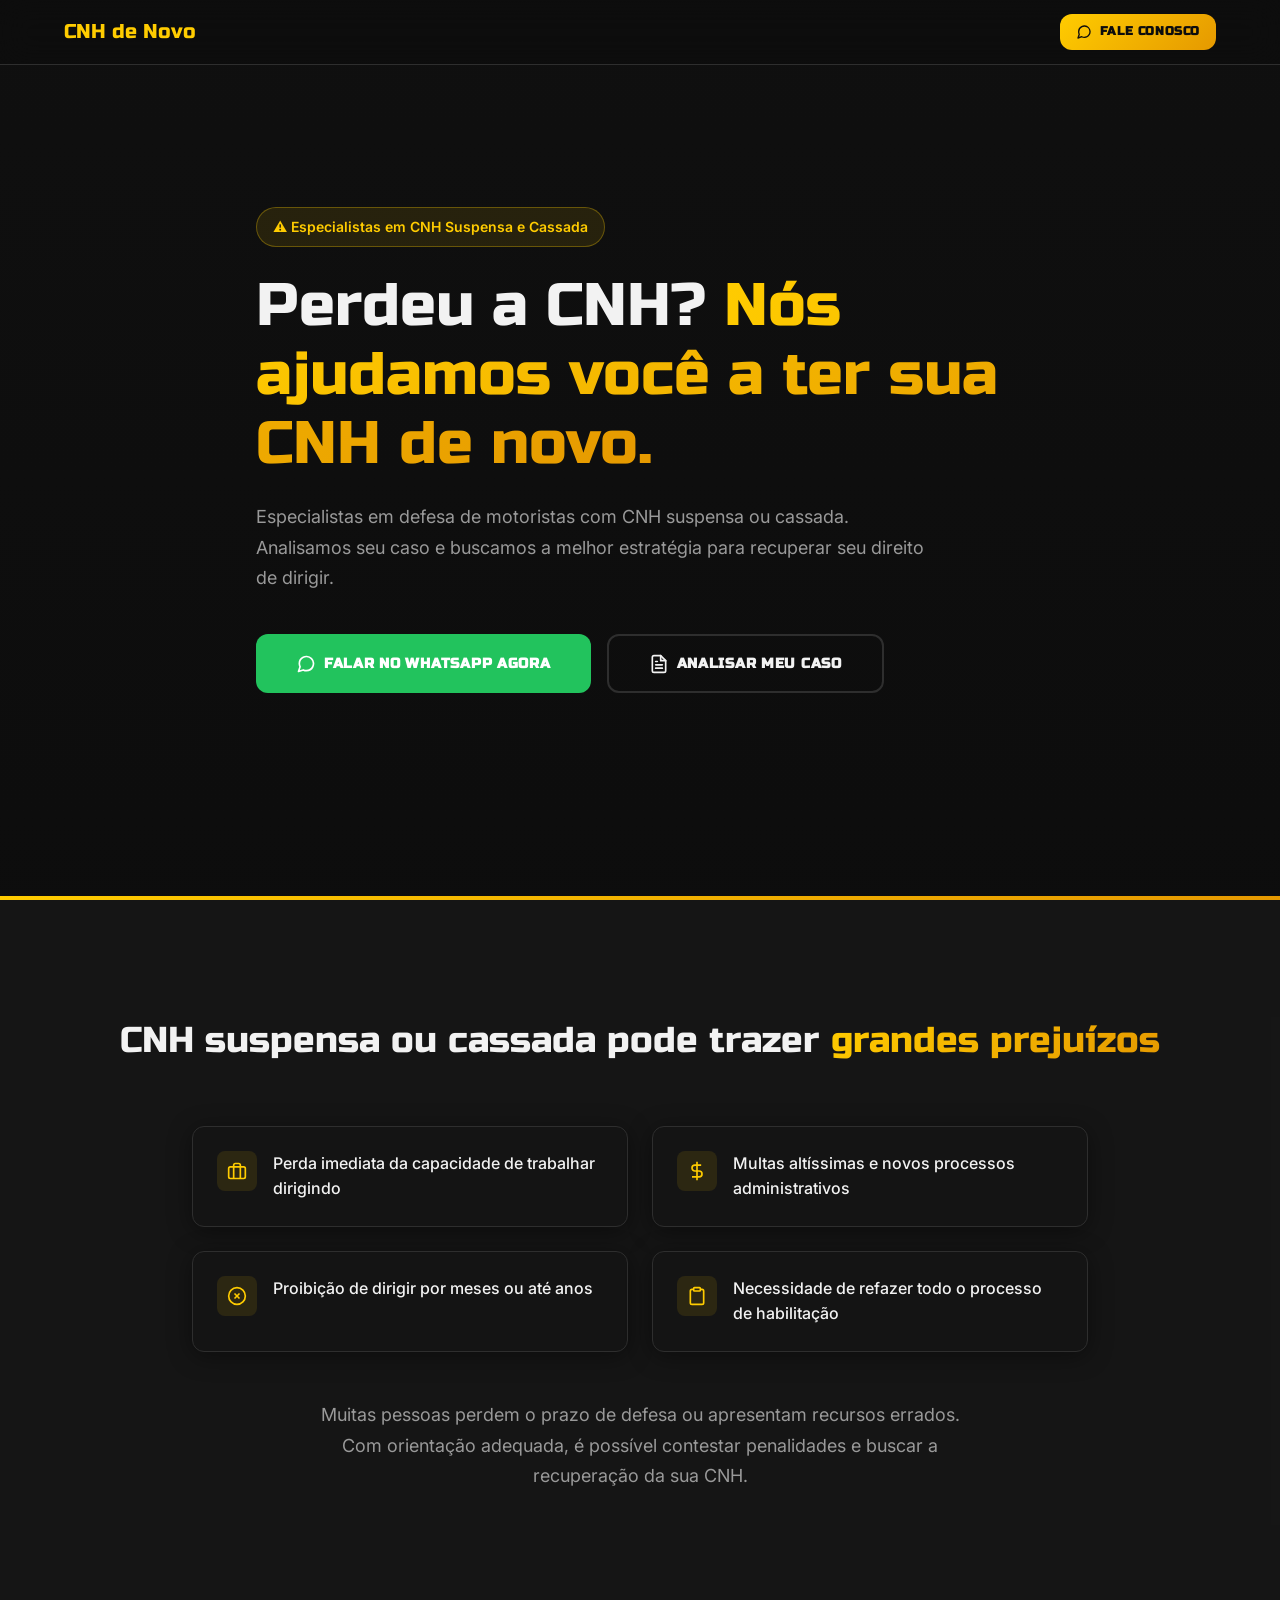
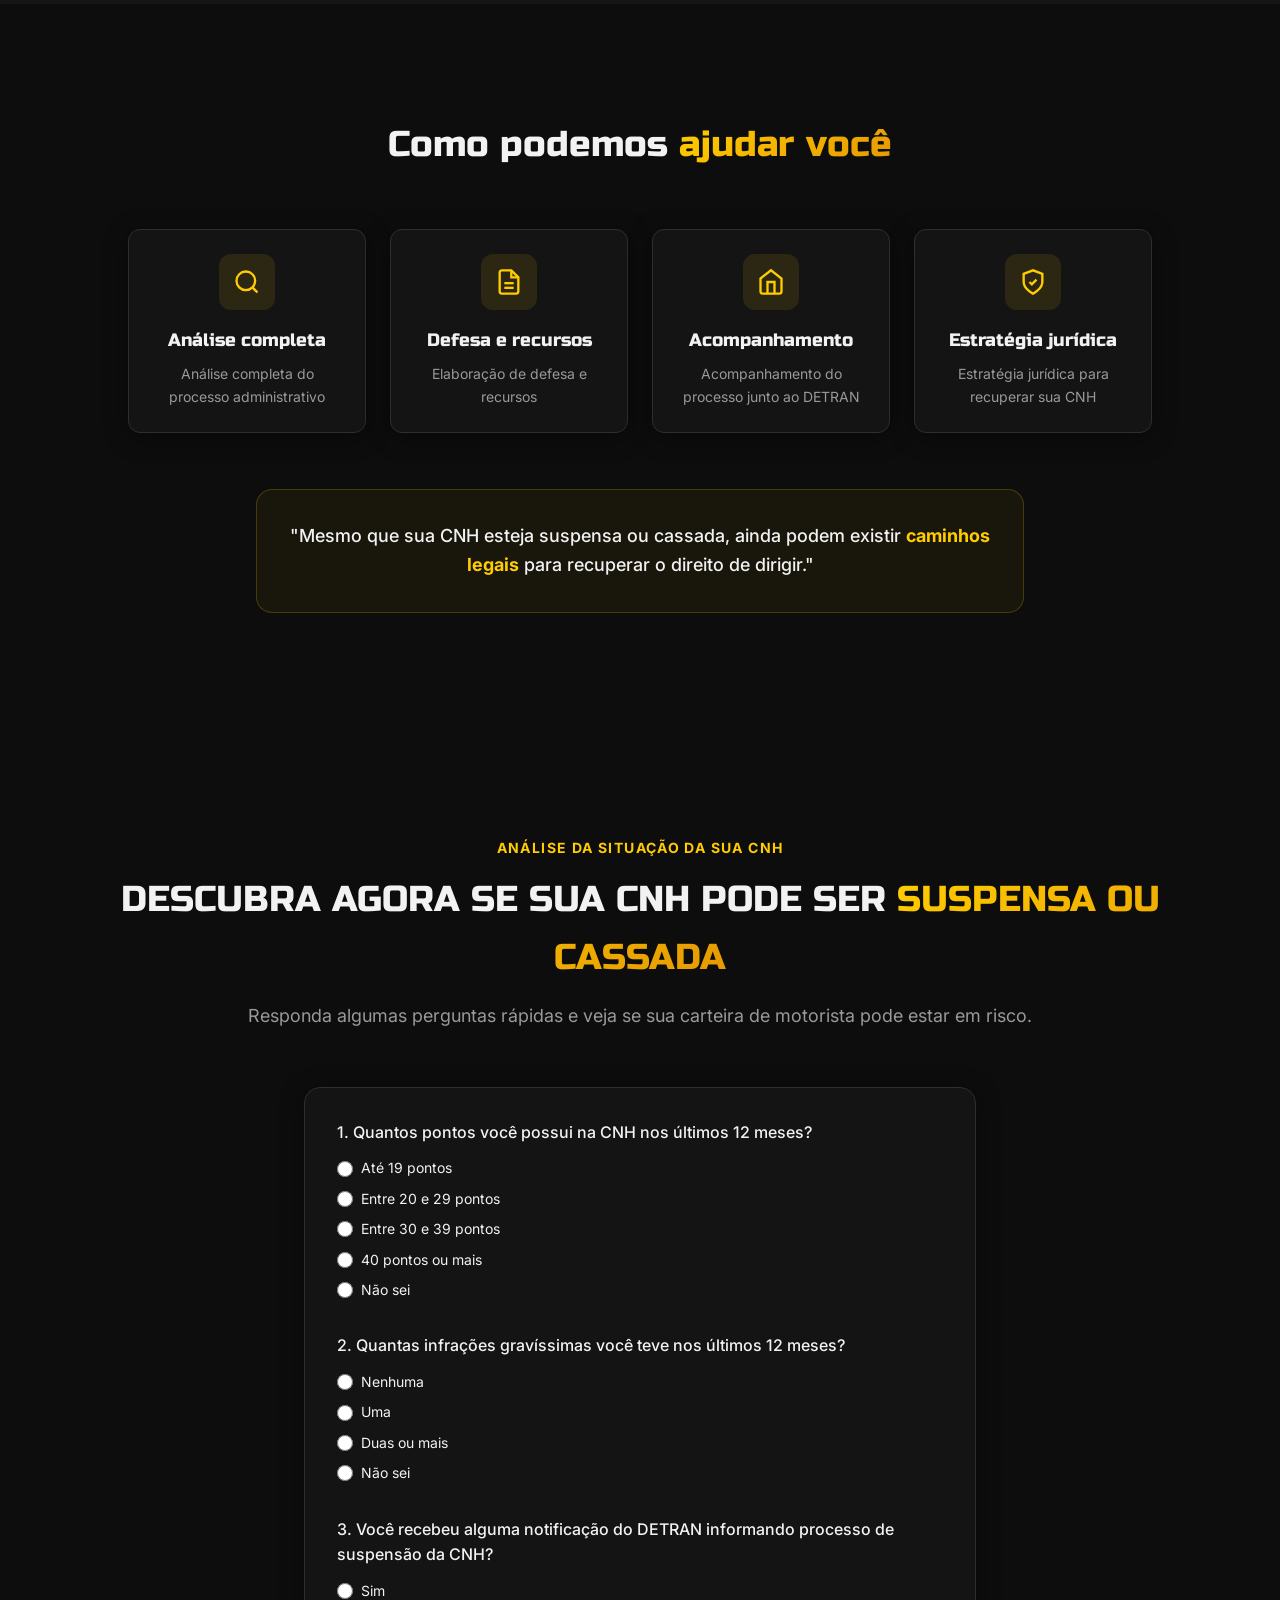
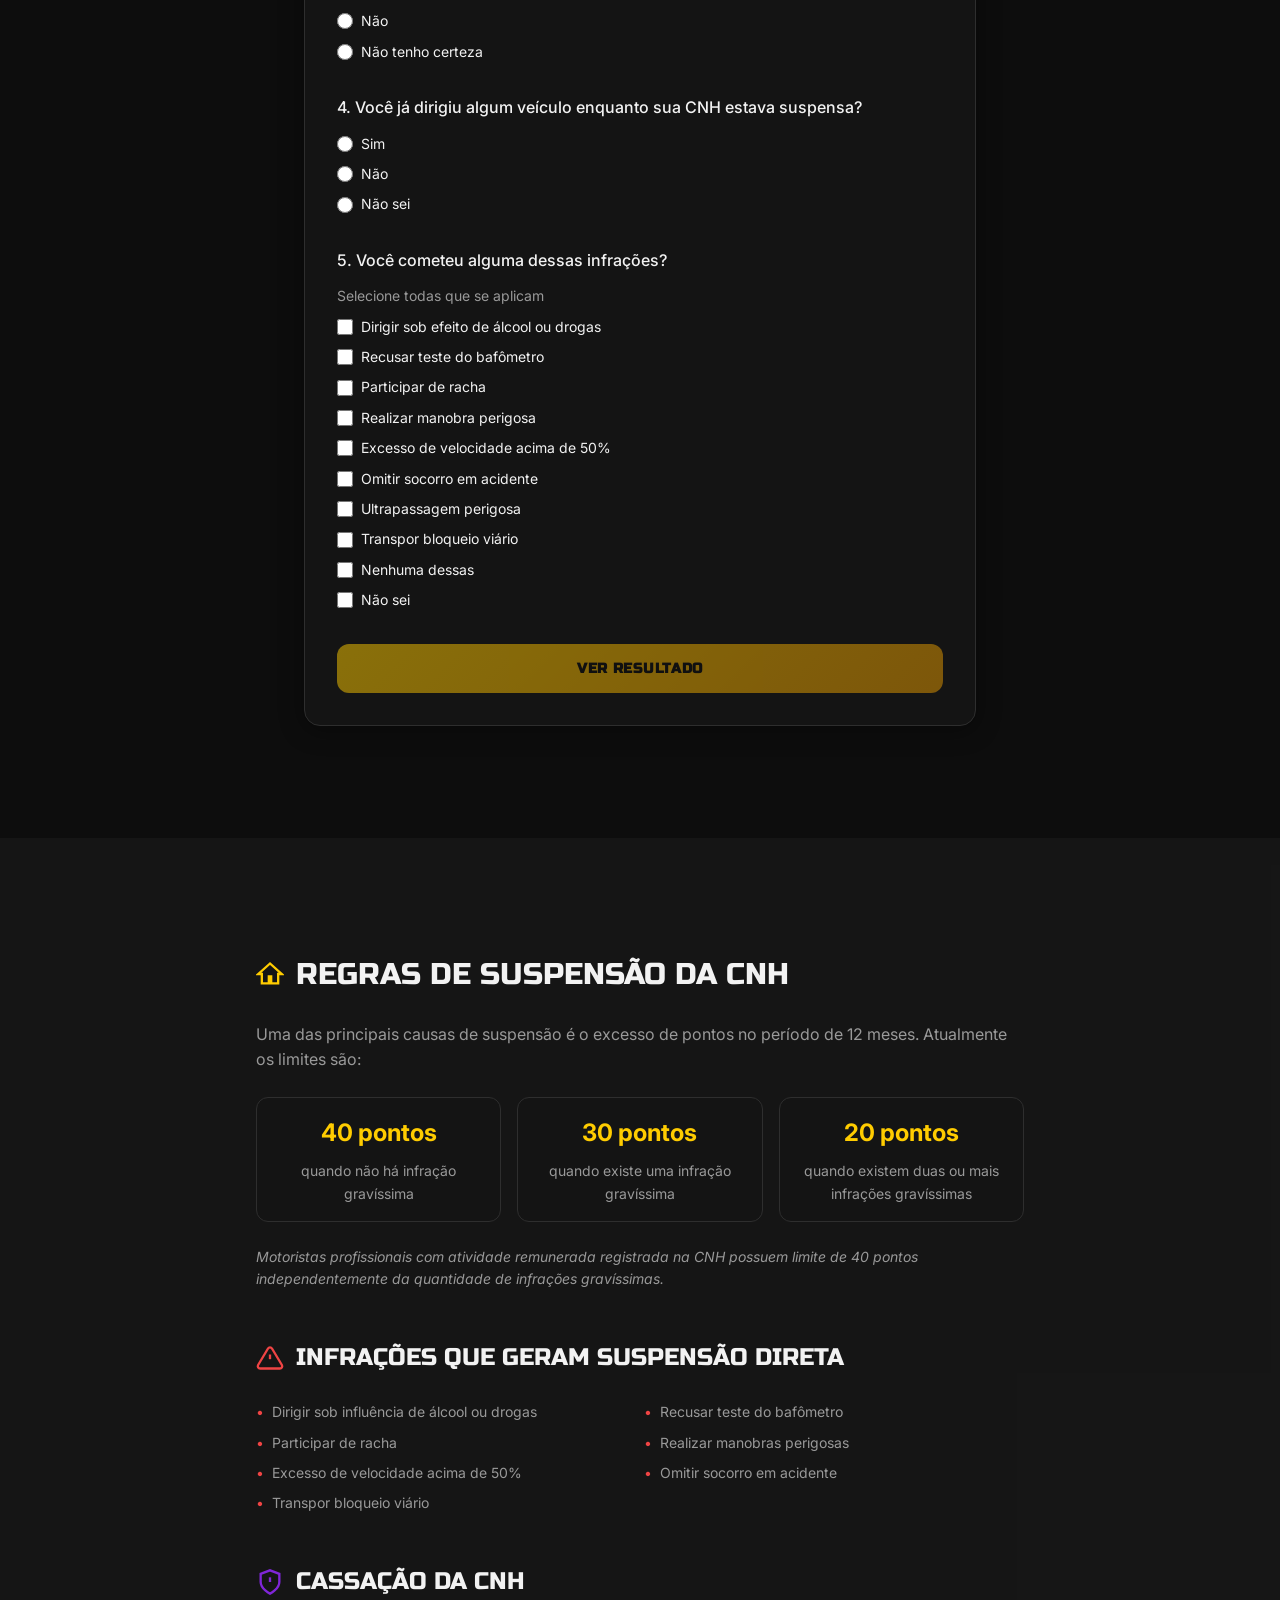
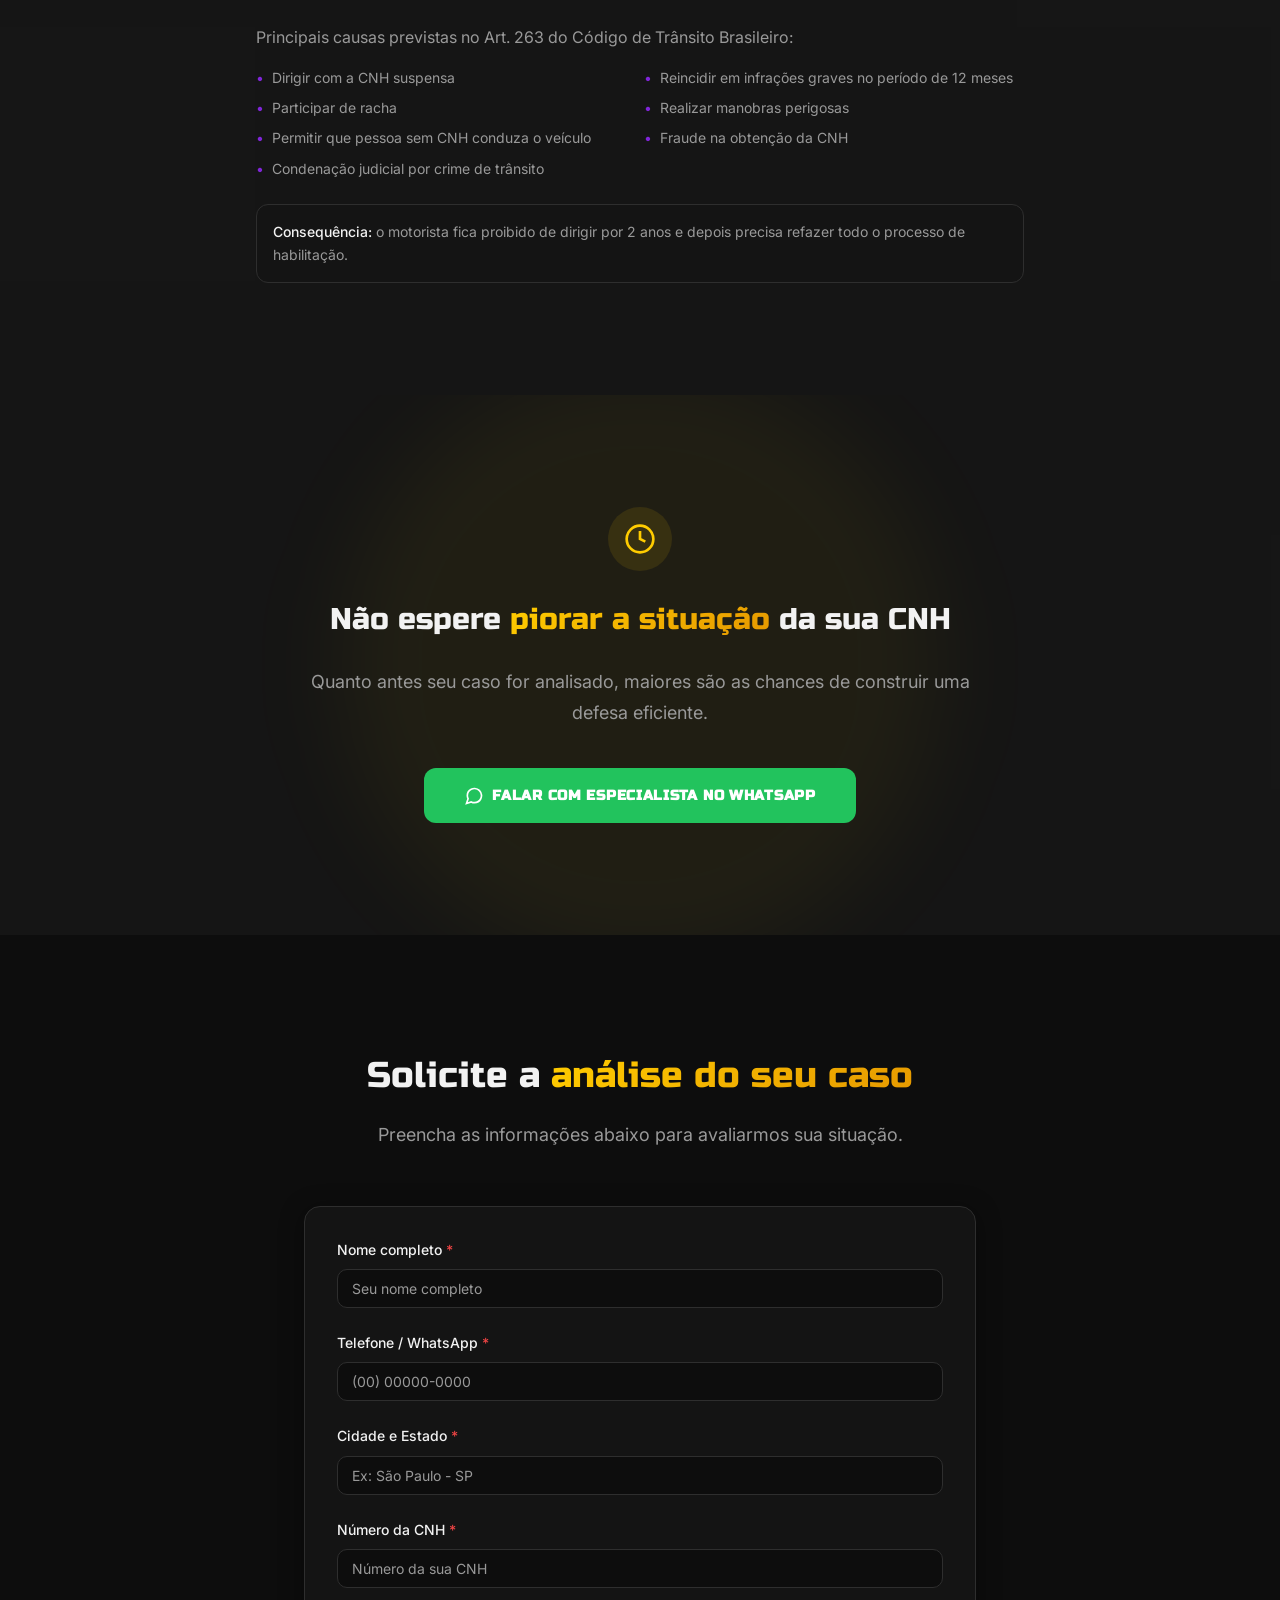
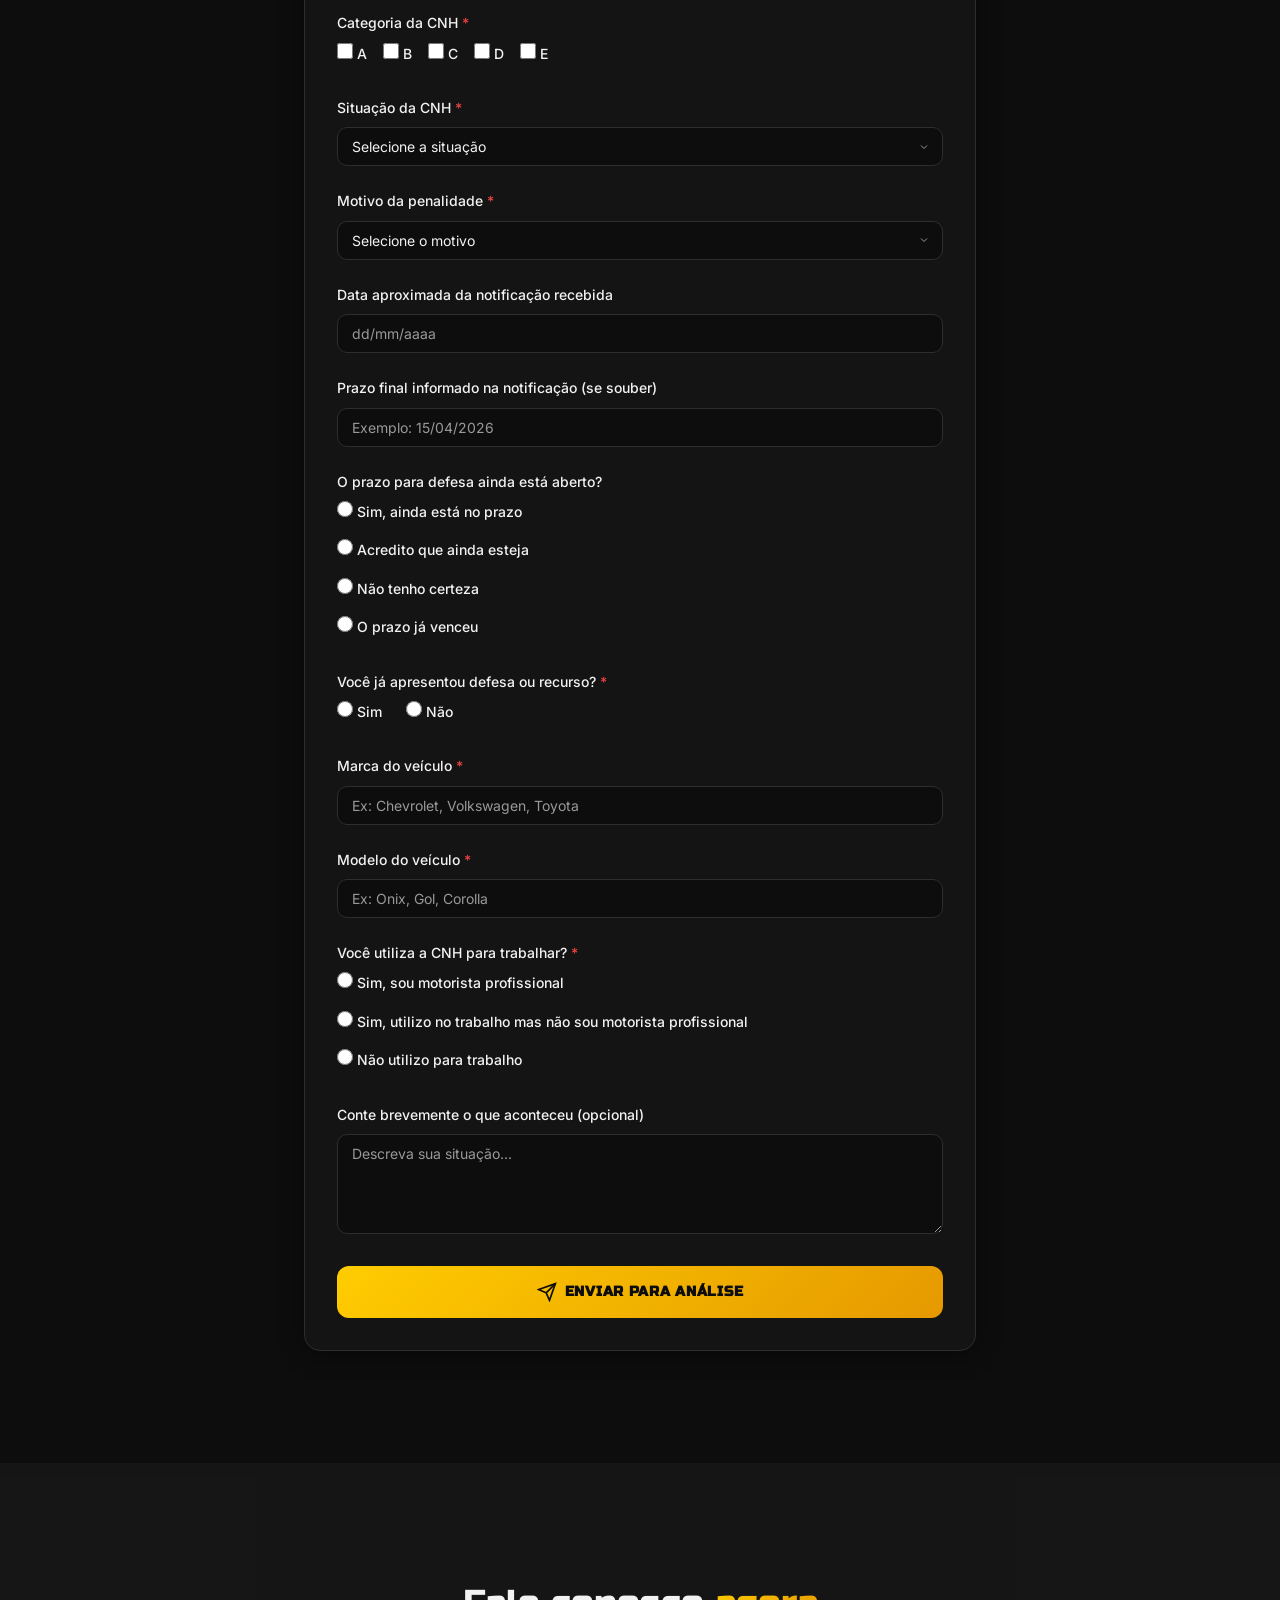
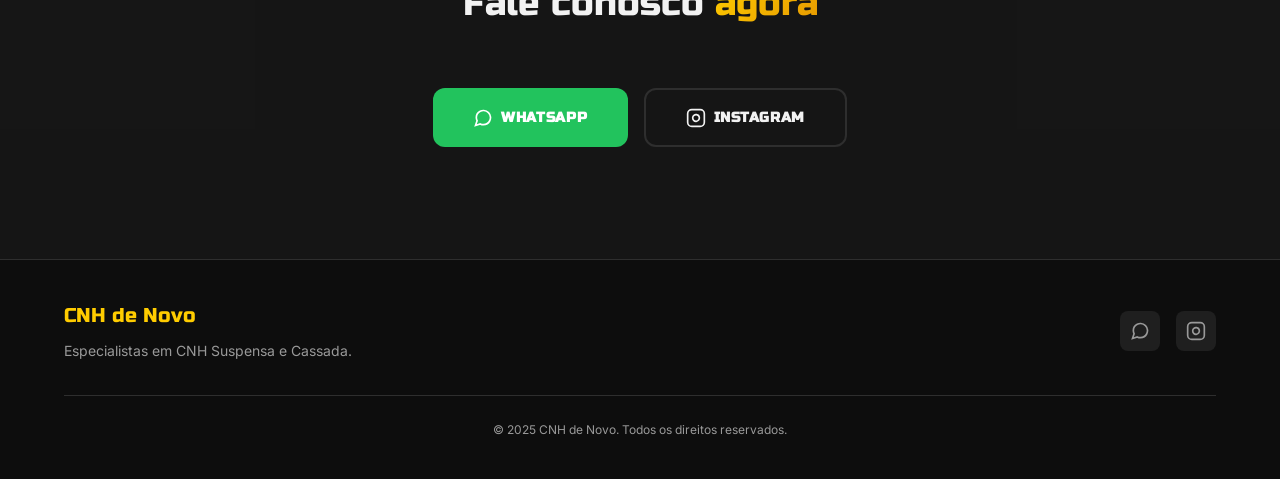
<file: public/cnhdenovo-completo.html>
<!DOCTYPE html>
<html lang="pt-BR">
<head>
    <meta charset="UTF-8">
    <meta name="viewport" content="width=device-width, initial-scale=1.0">
    <meta name="description" content="Especialistas em CNH Suspensa e Cassada. Analisamos seu caso e buscamos a melhor estratégia para recuperar seu direito de dirigir.">
    <title>CNH de Novo – Especialistas em CNH Suspensa e Cassada</title>

    <!-- FONTS -->
    <link rel="preconnect" href="https://fonts.googleapis.com">
    <link rel="preconnect" href="https://fonts.gstatic.com" crossorigin>
    <link href="https://fonts.googleapis.com/css2?family=Inter:wght@400;500;600;700;800;900&family=Russo+One&display=swap" rel="stylesheet">

<style>
/* ==========================================
   CSS VARIABLES (Design Tokens)
   ========================================== */
:root {
  --bg: hsl(0, 0%, 5%);
  --bg-card: hsl(0, 0%, 8%);
  --fg: hsl(0, 0%, 95%);
  --fg-muted: hsl(0, 0%, 60%);
  --primary: hsl(48, 100%, 50%);
  --primary-fg: hsl(0, 0%, 5%);
  --secondary: hsl(0, 0%, 12%);
  --border: hsl(0, 0%, 18%);
  --destructive: hsl(0, 84.2%, 60.2%);
  --purple: hsl(270, 70%, 50%);
  --green: hsl(142, 70%, 45%);
  --radius: 0.75rem;
  --gradient-primary: linear-gradient(135deg, hsl(48, 100%, 50%), hsl(40, 100%, 45%));
  --shadow-glow: 0 0 40px hsla(48, 100%, 50%, 0.15);
  --shadow-card: 0 4px 24px hsla(0, 0%, 0%, 0.4);
  --font-heading: 'Russo One', sans-serif;
  --font-body: 'Inter', sans-serif;
}

/* ==========================================
   RESET & BASE
   ========================================== */
*, *::before, *::after { box-sizing: border-box; margin: 0; padding: 0; }

body {
  background: var(--bg);
  color: var(--fg);
  font-family: var(--font-body);
  line-height: 1.6;
  -webkit-font-smoothing: antialiased;
}

h1, h2, h3, h4, h5, h6 { font-family: var(--font-heading); }
a { color: inherit; text-decoration: none; }
img { max-width: 100%; height: auto; display: block; }
ul { list-style: none; }

/* ==========================================
   UTILITIES
   ========================================== */
.container { max-width: 1200px; margin: 0 auto; padding: 0 1.5rem; }

.text-gradient {
  background-image: var(--gradient-primary);
  -webkit-background-clip: text;
  -webkit-text-fill-color: transparent;
  background-clip: text;
}

.section-padding { padding: 5rem 0; }
@media (min-width: 768px) { .section-padding { padding: 7rem 0; } }

.section-dark { background: var(--bg); }
.section-alt { background: hsla(0, 0%, 12%, 0.5); }

.section-header { text-align: center; margin-bottom: 3.5rem; }
.section-header h2 { font-size: 1.875rem; font-weight: 500; margin-bottom: 1rem; }
@media (min-width: 768px) { .section-header h2 { font-size: 2.25rem; } }
.section-header p { color: var(--fg-muted); font-size: 1.125rem; }

/* ==========================================
   BUTTONS
   ========================================== */
.btn {
  display: inline-flex; align-items: center; gap: 0.5rem;
  padding: 0.875rem 2rem; border-radius: var(--radius);
  font-family: var(--font-heading); font-size: 0.875rem; font-weight: 600;
  text-transform: uppercase; letter-spacing: 0.05em;
  cursor: pointer; border: none; transition: all 0.3s; text-decoration: none;
}
.btn-hero { background: var(--gradient-primary); color: var(--primary-fg); }
.btn-hero:hover { opacity: 0.9; transform: translateY(-1px); }
.btn-hero-outline { background: transparent; color: var(--fg); border: 2px solid var(--border); }
.btn-hero-outline:hover { border-color: var(--primary); color: var(--primary); }
.btn-whatsapp { background: var(--green); color: #fff; }
.btn-whatsapp:hover { background: hsl(142, 70%, 40%); }
.btn-sm { padding: 0.5rem 1rem; font-size: 0.75rem; }
.btn-xl { padding: 1rem 2.5rem; font-size: 0.9rem; }
.btn-full { width: 100%; justify-content: center; }

/* ==========================================
   NAVBAR
   ========================================== */
.navbar {
  position: fixed; top: 0; left: 0; right: 0; z-index: 50;
  background: hsla(0, 0%, 5%, 0.8); backdrop-filter: blur(16px);
  border-bottom: 1px solid var(--border);
}
.navbar .container { height: 64px; display: flex; align-items: center; justify-content: space-between; }
.navbar-logo img { height: 40px; }
.hide-mobile { display: none; }
@media (min-width: 640px) { .hide-mobile { display: inline; } }

/* ==========================================
   HERO
   ========================================== */
.hero { position: relative; min-height: 100vh; display: flex; align-items: center; overflow: hidden; }
.hero-bg { position: absolute; inset: 0; }
.hero-bg img { width: 100%; height: 100%; object-fit: cover; opacity: 0.3; }
.hero-overlay { position: absolute; inset: 0; background: linear-gradient(to bottom, hsla(0,0%,5%,0.8), hsla(0,0%,5%,0.9), var(--bg)); }
.hero-content { position: relative; z-index: 10; max-width: 48rem; padding: 5rem 0; }
.hero-badge {
  display: inline-block; margin-bottom: 1.5rem; padding: 0.5rem 1rem;
  border-radius: 9999px; border: 1px solid hsla(48, 100%, 50%, 0.3);
  background: hsla(48, 100%, 50%, 0.1); font-size: 0.875rem; font-weight: 600; color: var(--primary);
}
.hero h1 { font-size: 2.5rem; line-height: 1.15; margin-bottom: 1.5rem; font-weight: 500; }
@media (min-width: 768px) { .hero h1 { font-size: 3.25rem; } }
@media (min-width: 1024px) { .hero h1 { font-size: 3.75rem; } }
.hero p { font-size: 1.125rem; color: var(--fg-muted); margin-bottom: 2.5rem; max-width: 42rem; line-height: 1.7; }
.hero-buttons { display: flex; flex-wrap: wrap; gap: 1rem; }
.hero-line { position: absolute; bottom: 0; left: 0; right: 0; height: 4px; background: var(--gradient-primary); }

/* ==========================================
   CARDS & GRIDS
   ========================================== */
.card {
  padding: 1.5rem; border-radius: var(--radius); background: var(--bg-card);
  border: 1px solid var(--border); box-shadow: var(--shadow-card); transition: border-color 0.3s;
}
.card:hover { border-color: hsla(48, 100%, 50%, 0.3); }
.card-icon {
  width: 2.5rem; height: 2.5rem; border-radius: 0.5rem;
  background: hsla(48, 100%, 50%, 0.1); display: flex; align-items: center; justify-content: center; flex-shrink: 0;
}
.card-icon svg { width: 1.25rem; height: 1.25rem; color: var(--primary); }
.card-center { text-align: center; }
.card-center .card-icon { width: 3.5rem; height: 3.5rem; margin: 0 auto 1rem; border-radius: var(--radius); }
.card-center .card-icon svg { width: 1.75rem; height: 1.75rem; }

.problem-card { display: flex; align-items: flex-start; gap: 1rem; }
.problem-card p { font-weight: 500; }

.grid-2 { display: grid; grid-template-columns: 1fr; gap: 1.5rem; }
.grid-3 { display: grid; grid-template-columns: 1fr; gap: 1rem; }
.grid-4 { display: grid; grid-template-columns: 1fr; gap: 1.5rem; }
@media (min-width: 640px) { .grid-2 { grid-template-columns: repeat(2, 1fr); } .grid-3 { grid-template-columns: repeat(3, 1fr); } }
@media (min-width: 1024px) { .grid-4 { grid-template-columns: repeat(4, 1fr); } }

/* ==========================================
   HIGHLIGHT BOX
   ========================================== */
.highlight-box {
  max-width: 48rem; margin: 0 auto; text-align: center; padding: 2rem;
  border-radius: 1rem; border: 1px solid hsla(48, 100%, 50%, 0.2); background: hsla(48, 100%, 50%, 0.05);
}
.highlight-box p { font-size: 1.125rem; font-weight: 500; line-height: 1.6; }
.highlight-box .accent { color: var(--primary); font-weight: 700; }

/* ==========================================
   QUIZ
   ========================================== */
.quiz-box {
  max-width: 42rem; margin: 0 auto; padding: 1.5rem; border-radius: 1rem;
  background: var(--bg-card); border: 1px solid var(--border); box-shadow: var(--shadow-card);
}
@media (min-width: 768px) { .quiz-box { padding: 2rem; } }
.quiz-question { margin-bottom: 2rem; }
.quiz-question label.question-title { display: block; font-weight: 500; font-size: 1rem; margin-bottom: 0.75rem; }
.radio-group, .checkbox-group { display: flex; flex-direction: column; gap: 0.5rem; }
.radio-option, .checkbox-option { display: flex; align-items: center; gap: 0.5rem; cursor: pointer; font-size: 0.875rem; }
.radio-option input, .checkbox-option input { accent-color: var(--primary); width: 1rem; height: 1rem; }

/* ==========================================
   QUIZ RESULT
   ========================================== */
.result-box {
  max-width: 42rem; margin: 0 auto; padding: 1.5rem; border-radius: 1rem;
  background: var(--bg-card); border-width: 2px; border-style: solid; box-shadow: var(--shadow-card); text-align: center;
}
@media (min-width: 768px) { .result-box { padding: 2rem; } }
.result-badge {
  display: inline-block; padding: 0.375rem 1rem; border-radius: 9999px;
  font-size: 0.75rem; font-weight: 700; text-transform: uppercase; letter-spacing: 0.1em; margin-bottom: 1rem;
}
.result-title { font-size: 1.25rem; font-weight: 700; text-transform: uppercase; margin-bottom: 0.75rem; }
@media (min-width: 768px) { .result-title { font-size: 1.5rem; } }
.result-text { color: var(--fg-muted); margin-bottom: 1.5rem; }
.result-consequences { text-align: left; margin-bottom: 1.5rem; }
.result-consequences h4 { font-size: 0.875rem; font-weight: 500; margin-bottom: 0.5rem; }
.result-consequences li { color: var(--fg-muted); font-size: 0.875rem; padding-left: 1rem; margin-bottom: 0.375rem; }
.urgency-box {
  padding: 1rem; border-radius: var(--radius); text-align: center;
  font-weight: 700; font-size: 0.875rem; text-transform: uppercase; margin-bottom: 1.5rem;
}
.reset-link {
  display: block; margin-top: 1rem; font-size: 0.875rem; color: var(--fg-muted);
  text-decoration: underline; cursor: pointer; background: none; border: none; width: 100%;
}
.reset-link:hover { color: var(--fg); }

/* ==========================================
   CNH RULES
   ========================================== */
.rules-heading { display: flex; align-items: center; gap: 0.75rem; margin-bottom: 1.5rem; }
.rules-heading svg { width: 1.75rem; height: 1.75rem; flex-shrink: 0; }
.rules-heading h2, .rules-heading h3 { font-size: 1.5rem; font-weight: 500; }
@media (min-width: 768px) { .rules-heading h2 { font-size: 1.875rem; } }
.points-card { padding: 1rem; border-radius: var(--radius); background: var(--bg-card); border: 1px solid var(--border); text-align: center; }
.points-card .points { font-size: 1.5rem; font-weight: 700; color: var(--primary); margin-bottom: 0.5rem; }
.points-card .desc { color: var(--fg-muted); font-size: 0.875rem; }
.rules-list { display: grid; gap: 0.5rem; list-style: none; }
@media (min-width: 640px) { .rules-list { grid-template-columns: repeat(2, 1fr); } }
.rules-list li { display: flex; align-items: flex-start; gap: 0.5rem; color: var(--fg-muted); font-size: 0.875rem; }
.info-box { padding: 1rem; border-radius: var(--radius); background: var(--bg-card); border: 1px solid var(--border); color: var(--fg-muted); font-size: 0.875rem; }
.info-box strong { color: var(--fg); font-weight: 500; }

/* ==========================================
   URGENT SECTION
   ========================================== */
.urgent-section { position: relative; overflow: hidden; }
.urgent-glow {
  position: absolute; top: 50%; left: 50%; transform: translate(-50%, -50%);
  width: 600px; height: 600px; border-radius: 50%;
  background: hsla(48, 100%, 50%, 0.05); filter: blur(48px);
}
.urgent-content { position: relative; z-index: 10; max-width: 42rem; margin: 0 auto; text-align: center; }
.urgent-icon {
  width: 4rem; height: 4rem; margin: 0 auto 1.5rem; border-radius: 50%;
  background: hsla(48, 100%, 50%, 0.1); display: flex; align-items: center; justify-content: center;
}
.urgent-icon svg { width: 2rem; height: 2rem; color: var(--primary); }

/* ==========================================
   FORM
   ========================================== */
.form-section { max-width: 42rem; margin: 0 auto; }
.form-box { padding: 1.5rem; border-radius: 1rem; background: var(--bg-card); border: 1px solid var(--border); box-shadow: var(--shadow-card); }
@media (min-width: 768px) { .form-box { padding: 2rem; } }
.form-group { margin-bottom: 1.5rem; }
.form-group label { display: block; font-weight: 500; font-size: 0.875rem; margin-bottom: 0.5rem; }
.form-group label .required { color: var(--destructive); }
.form-input, .form-select, .form-textarea {
  width: 100%; padding: 0.625rem 0.875rem; border-radius: calc(var(--radius) - 2px);
  background: var(--bg); border: 1px solid var(--border); color: var(--fg);
  font-family: var(--font-body); font-size: 0.875rem; transition: border-color 0.2s;
}
.form-input:focus, .form-select:focus, .form-textarea:focus { outline: none; border-color: var(--primary); box-shadow: 0 0 0 2px hsla(48, 100%, 50%, 0.15); }
.form-input::placeholder, .form-textarea::placeholder { color: var(--fg-muted); }
.form-textarea { resize: vertical; min-height: 100px; }
.form-select {
  appearance: none;
  background-image: url("data:image/svg+xml,%3Csvg xmlns='http://www.w3.org/2000/svg' width='12' height='12' viewBox='0 0 24 24' fill='none' stroke='%23999' stroke-width='2'%3E%3Cpath d='M6 9l6 6 6-6'/%3E%3C/svg%3E");
  background-repeat: no-repeat; background-position: right 0.75rem center; padding-right: 2rem;
}
.checkbox-row { display: flex; flex-wrap: wrap; gap: 1rem; }

/* ==========================================
   CONTACT
   ========================================== */
.contact-buttons { display: flex; flex-wrap: wrap; gap: 1rem; justify-content: center; }

/* ==========================================
   FOOTER
   ========================================== */
.site-footer { padding: 2.5rem 0; border-top: 1px solid var(--border); }
.footer-inner { display: flex; flex-direction: column; align-items: center; gap: 1.5rem; }
@media (min-width: 768px) { .footer-inner { flex-direction: row; justify-content: space-between; } }
.footer-logo p { color: var(--fg-muted); font-size: 0.875rem; margin-top: 0.5rem; }
.footer-social { display: flex; gap: 1rem; }
.social-icon {
  width: 2.5rem; height: 2.5rem; border-radius: 0.5rem; background: var(--secondary);
  display: flex; align-items: center; justify-content: center; color: var(--fg-muted); transition: all 0.3s;
}
.social-icon:hover { color: var(--primary); background: hsla(48, 100%, 50%, 0.1); }
.social-icon svg { width: 1.25rem; height: 1.25rem; }
.footer-bottom { margin-top: 2rem; padding-top: 1.5rem; border-top: 1px solid var(--border); text-align: center; color: var(--fg-muted); font-size: 0.75rem; }

/* ==========================================
   ANIMAÇÃO FADE IN
   ========================================== */
@keyframes fadeIn { from { opacity: 0; transform: translateY(10px); } to { opacity: 1; transform: translateY(0); } }
.fade-in { animation: fadeIn 0.4s ease-out; }
</style>
</head>

<body>

<!-- ============================================================
     NAVBAR
     ============================================================ -->
<nav class="navbar">
    <div class="container">
        <a href="#" class="navbar-logo">
            <!-- Substitua pelo caminho da sua logo -->
            <span style="color: var(--primary); font-family: var(--font-heading); font-size: 1.25rem;">CNH de Novo</span>
        </a>
        <a href="https://wa.me/5561936182228?text=Olá! Preciso de ajuda para recuperar minha CNH." target="_blank" rel="noopener noreferrer" class="btn btn-hero btn-sm">
            <!-- Ícone WhatsApp (SVG inline) -->
            <svg xmlns="http://www.w3.org/2000/svg" width="16" height="16" viewBox="0 0 24 24" fill="none" stroke="currentColor" stroke-width="2" stroke-linecap="round" stroke-linejoin="round"><path d="M21 11.5a8.38 8.38 0 0 1-.9 3.8 8.5 8.5 0 0 1-7.6 4.7 8.38 8.38 0 0 1-3.8-.9L3 21l1.9-5.7a8.38 8.38 0 0 1-.9-3.8 8.5 8.5 0 0 1 4.7-7.6 8.38 8.38 0 0 1 3.8-.9h.5a8.48 8.48 0 0 1 8 8v.5z"/></svg>
            <span class="hide-mobile">Fale conosco</span>
        </a>
    </div>
</nav>

<!-- ============================================================
     HERO SECTION
     ============================================================ -->
<section class="hero">
    <div class="hero-bg">
        <!-- Substitua pela URL da sua imagem de fundo -->
        <div style="width:100%;height:100%;background:hsl(0,0%,10%);"></div>
        <div class="hero-overlay"></div>
    </div>
    <div class="container">
        <div class="hero-content">
            <div class="hero-badge">⚠️ Especialistas em CNH Suspensa e Cassada</div>
            <h1>Perdeu a CNH? <span class="text-gradient">Nós ajudamos você a ter sua CNH de novo.</span></h1>
            <p>Especialistas em defesa de motoristas com CNH suspensa ou cassada. Analisamos seu caso e buscamos a melhor estratégia para recuperar seu direito de dirigir.</p>
            <div class="hero-buttons">
                <a href="https://wa.me/5561936182228?text=Olá! Preciso de ajuda para recuperar minha CNH." target="_blank" rel="noopener noreferrer" class="btn btn-whatsapp btn-xl">
                    <svg xmlns="http://www.w3.org/2000/svg" width="20" height="20" viewBox="0 0 24 24" fill="none" stroke="currentColor" stroke-width="2" stroke-linecap="round" stroke-linejoin="round"><path d="M21 11.5a8.38 8.38 0 0 1-.9 3.8 8.5 8.5 0 0 1-7.6 4.7 8.38 8.38 0 0 1-3.8-.9L3 21l1.9-5.7a8.38 8.38 0 0 1-.9-3.8 8.5 8.5 0 0 1 4.7-7.6 8.38 8.38 0 0 1 3.8-.9h.5a8.48 8.48 0 0 1 8 8v.5z"/></svg>
                    Falar no WhatsApp agora
                </a>
                <a href="#formulario" class="btn btn-hero-outline btn-xl" onclick="document.getElementById('formulario').scrollIntoView({behavior:'smooth'});return false;">
                    <svg xmlns="http://www.w3.org/2000/svg" width="20" height="20" viewBox="0 0 24 24" fill="none" stroke="currentColor" stroke-width="2" stroke-linecap="round" stroke-linejoin="round"><path d="M14 2H6a2 2 0 0 0-2 2v16a2 2 0 0 0 2 2h12a2 2 0 0 0 2-2V8z"/><polyline points="14 2 14 8 20 8"/><line x1="16" y1="13" x2="8" y2="13"/><line x1="16" y1="17" x2="8" y2="17"/><polyline points="10 9 9 9 8 9"/></svg>
                    Analisar meu caso
                </a>
            </div>
        </div>
    </div>
    <div class="hero-line"></div>
</section>

<!-- ============================================================
     PROBLEM SECTION
     ============================================================ -->
<section class="section-alt section-padding">
    <div class="container">
        <div class="section-header">
            <h2>CNH suspensa ou cassada pode trazer <span class="text-gradient">grandes prejuízos</span></h2>
        </div>
        <div class="grid-2" style="max-width: 56rem; margin: 0 auto 3rem;">
            <!-- Card 1 -->
            <div class="card problem-card">
                <div class="card-icon">
                    <svg xmlns="http://www.w3.org/2000/svg" width="20" height="20" viewBox="0 0 24 24" fill="none" stroke="currentColor" stroke-width="2"><rect x="2" y="7" width="20" height="14" rx="2" ry="2"/><path d="M16 21V5a2 2 0 0 0-2-2h-4a2 2 0 0 0-2 2v16"/></svg>
                </div>
                <p>Perda imediata da capacidade de trabalhar dirigindo</p>
            </div>
            <!-- Card 2 -->
            <div class="card problem-card">
                <div class="card-icon">
                    <svg xmlns="http://www.w3.org/2000/svg" width="20" height="20" viewBox="0 0 24 24" fill="none" stroke="currentColor" stroke-width="2"><line x1="12" y1="1" x2="12" y2="23"/><path d="M17 5H9.5a3.5 3.5 0 0 0 0 7h5a3.5 3.5 0 0 1 0 7H6"/></svg>
                </div>
                <p>Multas altíssimas e novos processos administrativos</p>
            </div>
            <!-- Card 3 -->
            <div class="card problem-card">
                <div class="card-icon">
                    <svg xmlns="http://www.w3.org/2000/svg" width="20" height="20" viewBox="0 0 24 24" fill="none" stroke="currentColor" stroke-width="2"><circle cx="12" cy="12" r="10"/><line x1="15" y1="9" x2="9" y2="15"/><line x1="9" y1="9" x2="15" y2="15"/></svg>
                </div>
                <p>Proibição de dirigir por meses ou até anos</p>
            </div>
            <!-- Card 4 -->
            <div class="card problem-card">
                <div class="card-icon">
                    <svg xmlns="http://www.w3.org/2000/svg" width="20" height="20" viewBox="0 0 24 24" fill="none" stroke="currentColor" stroke-width="2"><path d="M16 4h2a2 2 0 0 1 2 2v14a2 2 0 0 1-2 2H6a2 2 0 0 1-2-2V6a2 2 0 0 1 2-2h2"/><rect x="8" y="2" width="8" height="4" rx="1" ry="1"/></svg>
                </div>
                <p>Necessidade de refazer todo o processo de habilitação</p>
            </div>
        </div>
        <p style="text-align: center; color: var(--fg-muted); max-width: 42rem; margin: 0 auto; font-size: 1.125rem; line-height: 1.7;">
            Muitas pessoas perdem o prazo de defesa ou apresentam recursos errados. Com orientação adequada, é possível contestar penalidades e buscar a recuperação da sua CNH.
        </p>
    </div>
</section>

<!-- ============================================================
     SOLUTION SECTION
     ============================================================ -->
<section class="section-dark section-padding">
    <div class="container">
        <div class="section-header">
            <h2>Como podemos <span class="text-gradient">ajudar você</span></h2>
        </div>
        <div class="grid-4" style="max-width: 64rem; margin: 0 auto 3.5rem;">
            <!-- Análise -->
            <div class="card card-center">
                <div class="card-icon">
                    <svg xmlns="http://www.w3.org/2000/svg" width="28" height="28" viewBox="0 0 24 24" fill="none" stroke="currentColor" stroke-width="2"><circle cx="11" cy="11" r="8"/><line x1="21" y1="21" x2="16.65" y2="16.65"/></svg>
                </div>
                <h3 style="font-weight:500; font-size:1.125rem; margin-bottom:0.5rem;">Análise completa</h3>
                <p style="color: var(--fg-muted); font-size: 0.875rem;">Análise completa do processo administrativo</p>
            </div>
            <!-- Defesa -->
            <div class="card card-center">
                <div class="card-icon">
                    <svg xmlns="http://www.w3.org/2000/svg" width="28" height="28" viewBox="0 0 24 24" fill="none" stroke="currentColor" stroke-width="2"><path d="M14 2H6a2 2 0 0 0-2 2v16a2 2 0 0 0 2 2h12a2 2 0 0 0 2-2V8z"/><polyline points="14 2 14 8 20 8"/><line x1="16" y1="13" x2="8" y2="13"/><line x1="16" y1="17" x2="8" y2="17"/></svg>
                </div>
                <h3 style="font-weight:500; font-size:1.125rem; margin-bottom:0.5rem;">Defesa e recursos</h3>
                <p style="color: var(--fg-muted); font-size: 0.875rem;">Elaboração de defesa e recursos</p>
            </div>
            <!-- Acompanhamento -->
            <div class="card card-center">
                <div class="card-icon">
                    <svg xmlns="http://www.w3.org/2000/svg" width="28" height="28" viewBox="0 0 24 24" fill="none" stroke="currentColor" stroke-width="2"><path d="M3 9l9-7 9 7v11a2 2 0 0 1-2 2H5a2 2 0 0 1-2-2z"/><polyline points="9 22 9 12 15 12 15 22"/></svg>
                </div>
                <h3 style="font-weight:500; font-size:1.125rem; margin-bottom:0.5rem;">Acompanhamento</h3>
                <p style="color: var(--fg-muted); font-size: 0.875rem;">Acompanhamento do processo junto ao DETRAN</p>
            </div>
            <!-- Estratégia -->
            <div class="card card-center">
                <div class="card-icon">
                    <svg xmlns="http://www.w3.org/2000/svg" width="28" height="28" viewBox="0 0 24 24" fill="none" stroke="currentColor" stroke-width="2"><path d="M12 22s8-4 8-10V5l-8-3-8 3v7c0 6 8 10 8 10z"/><path d="M9 12l2 2 4-4"/></svg>
                </div>
                <h3 style="font-weight:500; font-size:1.125rem; margin-bottom:0.5rem;">Estratégia jurídica</h3>
                <p style="color: var(--fg-muted); font-size: 0.875rem;">Estratégia jurídica para recuperar sua CNH</p>
            </div>
        </div>
        <div class="highlight-box">
            <p>"Mesmo que sua CNH esteja suspensa ou cassada, ainda podem existir <span class="accent">caminhos legais</span> para recuperar o direito de dirigir."</p>
        </div>
    </div>
</section>

<!-- ============================================================
     QUIZ SECTION
     ============================================================ -->
<section id="quiz" class="section-dark section-padding">
    <div class="container">
        <div class="section-header">
            <p style="color: var(--primary); font-weight: 700; font-size: 0.875rem; letter-spacing: 0.1em; text-transform: uppercase; margin-bottom: 0.75rem;">Análise da situação da sua CNH</p>
            <h2>DESCUBRA AGORA SE SUA CNH PODE SER <span class="text-gradient">SUSPENSA OU CASSADA</span></h2>
            <p>Responda algumas perguntas rápidas e veja se sua carteira de motorista pode estar em risco.</p>
        </div>
        <div class="quiz-box" id="quiz-container">
            <!-- O quiz é renderizado dinamicamente via JavaScript (veja o script no final) -->
        </div>
    </div>
</section>

<!-- ============================================================
     CNH RULES SECTION
     ============================================================ -->
<section class="section-alt section-padding">
    <div class="container">
        <div style="max-width: 48rem; margin: 0 auto;">
            <!-- Regras de Suspensão -->
            <div style="margin-bottom: 3rem;">
                <div class="rules-heading">
                    <svg xmlns="http://www.w3.org/2000/svg" width="28" height="28" viewBox="0 0 24 24" fill="none" stroke="currentColor" stroke-width="2" style="color: var(--primary);"><path d="M12 3 2 12h3v8h6v-6h2v6h6v-8h3L12 3z"/></svg>
                    <h2>REGRAS DE SUSPENSÃO DA CNH</h2>
                </div>
                <p style="color: var(--fg-muted); margin-bottom: 1.5rem;">Uma das principais causas de suspensão é o excesso de pontos no período de 12 meses. Atualmente os limites são:</p>
                <div class="grid-3" style="margin-bottom: 1.5rem;">
                    <div class="points-card"><p class="points">40 pontos</p><p class="desc">quando não há infração gravíssima</p></div>
                    <div class="points-card"><p class="points">30 pontos</p><p class="desc">quando existe uma infração gravíssima</p></div>
                    <div class="points-card"><p class="points">20 pontos</p><p class="desc">quando existem duas ou mais infrações gravíssimas</p></div>
                </div>
                <p style="color: var(--fg-muted); font-size: 0.875rem; font-style: italic;">Motoristas profissionais com atividade remunerada registrada na CNH possuem limite de 40 pontos independentemente da quantidade de infrações gravíssimas.</p>
            </div>

            <!-- Infrações com suspensão direta -->
            <div style="margin-bottom: 3rem;">
                <div class="rules-heading">
                    <svg xmlns="http://www.w3.org/2000/svg" width="24" height="24" viewBox="0 0 24 24" fill="none" stroke="currentColor" stroke-width="2" style="color: var(--destructive);"><path d="M10.29 3.86L1.82 18a2 2 0 0 0 1.71 3h16.94a2 2 0 0 0 1.71-3L13.71 3.86a2 2 0 0 0-3.42 0z"/><line x1="12" y1="9" x2="12" y2="13"/><line x1="12" y1="17" x2="12.01" y2="17"/></svg>
                    <h3>INFRAÇÕES QUE GERAM SUSPENSÃO DIRETA</h3>
                </div>
                <ul class="rules-list">
                    <li><span style="color: var(--destructive);">•</span> Dirigir sob influência de álcool ou drogas</li>
                    <li><span style="color: var(--destructive);">•</span> Recusar teste do bafômetro</li>
                    <li><span style="color: var(--destructive);">•</span> Participar de racha</li>
                    <li><span style="color: var(--destructive);">•</span> Realizar manobras perigosas</li>
                    <li><span style="color: var(--destructive);">•</span> Excesso de velocidade acima de 50%</li>
                    <li><span style="color: var(--destructive);">•</span> Omitir socorro em acidente</li>
                    <li><span style="color: var(--destructive);">•</span> Transpor bloqueio viário</li>
                </ul>
            </div>

            <!-- Cassação -->
            <div>
                <div class="rules-heading">
                    <svg xmlns="http://www.w3.org/2000/svg" width="24" height="24" viewBox="0 0 24 24" fill="none" stroke="currentColor" stroke-width="2" style="color: var(--purple);"><path d="M12 22s8-4 8-10V5l-8-3-8 3v7c0 6 8 10 8 10z"/><line x1="12" y1="8" x2="12" y2="12"/><line x1="12" y1="16" x2="12.01" y2="16"/></svg>
                    <h3>CASSAÇÃO DA CNH</h3>
                </div>
                <p style="color: var(--fg-muted); margin-bottom: 1rem;">Principais causas previstas no Art. 263 do Código de Trânsito Brasileiro:</p>
                <ul class="rules-list" style="margin-bottom: 1.5rem;">
                    <li><span style="color: var(--purple);">•</span> Dirigir com a CNH suspensa</li>
                    <li><span style="color: var(--purple);">•</span> Reincidir em infrações graves no período de 12 meses</li>
                    <li><span style="color: var(--purple);">•</span> Participar de racha</li>
                    <li><span style="color: var(--purple);">•</span> Realizar manobras perigosas</li>
                    <li><span style="color: var(--purple);">•</span> Permitir que pessoa sem CNH conduza o veículo</li>
                    <li><span style="color: var(--purple);">•</span> Fraude na obtenção da CNH</li>
                    <li><span style="color: var(--purple);">•</span> Condenação judicial por crime de trânsito</li>
                </ul>
                <div class="info-box">
                    <p><strong>Consequência:</strong> o motorista fica proibido de dirigir por 2 anos e depois precisa refazer todo o processo de habilitação.</p>
                </div>
            </div>
        </div>
    </div>
</section>

<!-- ============================================================
     URGENT SECTION
     ============================================================ -->
<section class="section-alt section-padding urgent-section">
    <div class="urgent-glow"></div>
    <div class="container">
        <div class="urgent-content">
            <div class="urgent-icon">
                <svg xmlns="http://www.w3.org/2000/svg" width="32" height="32" viewBox="0 0 24 24" fill="none" stroke="currentColor" stroke-width="2"><circle cx="12" cy="12" r="10"/><polyline points="12 6 12 12 16 14"/></svg>
            </div>
            <h2 style="font-size: 1.875rem; font-weight: 500; margin-bottom: 1.5rem;">Não espere <span class="text-gradient">piorar a situação</span> da sua CNH</h2>
            <p style="font-size: 1.125rem; color: var(--fg-muted); margin-bottom: 2.5rem; line-height: 1.7;">
                Quanto antes seu caso for analisado, maiores são as chances de construir uma defesa eficiente.
            </p>
            <a href="https://wa.me/5561936182228?text=Olá! Preciso de ajuda para recuperar minha CNH." target="_blank" rel="noopener noreferrer" class="btn btn-whatsapp btn-xl">
                <svg xmlns="http://www.w3.org/2000/svg" width="20" height="20" viewBox="0 0 24 24" fill="none" stroke="currentColor" stroke-width="2"><path d="M21 11.5a8.38 8.38 0 0 1-.9 3.8 8.5 8.5 0 0 1-7.6 4.7 8.38 8.38 0 0 1-3.8-.9L3 21l1.9-5.7a8.38 8.38 0 0 1-.9-3.8 8.5 8.5 0 0 1 4.7-7.6 8.38 8.38 0 0 1 3.8-.9h.5a8.48 8.48 0 0 1 8 8v.5z"/></svg>
                Falar com especialista no WhatsApp
            </a>
        </div>
    </div>
</section>

<!-- ============================================================
     FORM SECTION
     ============================================================ -->
<section id="formulario" class="section-dark section-padding">
    <div class="container">
        <div class="form-section">
            <div class="section-header">
                <h2>Solicite a <span class="text-gradient">análise do seu caso</span></h2>
                <p>Preencha as informações abaixo para avaliarmos sua situação.</p>
            </div>
            <form id="analise-form" class="form-box">
                <div class="form-group">
                    <label>Nome completo <span class="required">*</span></label>
                    <input type="text" name="nome" class="form-input" placeholder="Seu nome completo" required maxlength="100">
                </div>
                <div class="form-group">
                    <label>Telefone / WhatsApp <span class="required">*</span></label>
                    <input type="tel" name="telefone" class="form-input" placeholder="(00) 00000-0000" required maxlength="20">
                </div>
                <div class="form-group">
                    <label>Cidade e Estado <span class="required">*</span></label>
                    <input type="text" name="cidade" class="form-input" placeholder="Ex: São Paulo - SP" required maxlength="100">
                </div>
                <div class="form-group">
                    <label>Número da CNH <span class="required">*</span></label>
                    <input type="text" name="numeroCnh" class="form-input" placeholder="Número da sua CNH" required maxlength="20">
                </div>
                <div class="form-group">
                    <label>Categoria da CNH <span class="required">*</span></label>
                    <div class="checkbox-row">
                        <label class="checkbox-option"><input type="checkbox" name="categoria" value="A"> A</label>
                        <label class="checkbox-option"><input type="checkbox" name="categoria" value="B"> B</label>
                        <label class="checkbox-option"><input type="checkbox" name="categoria" value="C"> C</label>
                        <label class="checkbox-option"><input type="checkbox" name="categoria" value="D"> D</label>
                        <label class="checkbox-option"><input type="checkbox" name="categoria" value="E"> E</label>
                    </div>
                </div>
                <div class="form-group">
                    <label>Situação da CNH <span class="required">*</span></label>
                    <select name="situacao" class="form-select" required>
                        <option value="">Selecione a situação</option>
                        <option value="Ativa">Ativa</option>
                        <option value="Suspensa">Suspensa</option>
                        <option value="Cassada">Cassada</option>
                        <option value="Em processo de suspensão">Em processo de suspensão</option>
                        <option value="Em processo de cassação">Em processo de cassação</option>
                        <option value="Não sei informar">Não sei informar</option>
                    </select>
                </div>
                <div class="form-group">
                    <label>Motivo da penalidade <span class="required">*</span></label>
                    <select name="motivo" class="form-select" required>
                        <option value="">Selecione o motivo</option>
                        <option value="Excesso de velocidade">Excesso de velocidade</option>
                        <option value="Avançar sinal vermelho">Avançar sinal vermelho</option>
                        <option value="Dirigir sob efeito de álcool">Dirigir sob efeito de álcool</option>
                        <option value="Uso de celular ao volante">Uso de celular ao volante</option>
                        <option value="Estacionamento irregular">Estacionamento irregular</option>
                        <option value="Outro">Outro</option>
                    </select>
                </div>
                <div class="form-group">
                    <label>Data aproximada da notificação recebida</label>
                    <input type="text" name="dataNotificacao" class="form-input" placeholder="dd/mm/aaaa" maxlength="10">
                </div>
                <div class="form-group">
                    <label>Prazo final informado na notificação (se souber)</label>
                    <input type="text" name="prazoFinal" class="form-input" placeholder="Exemplo: 15/04/2026" maxlength="10">
                </div>
                <div class="form-group">
                    <label>O prazo para defesa ainda está aberto?</label>
                    <div class="radio-group">
                        <label class="radio-option"><input type="radio" name="prazoAberto" value="Sim, ainda está no prazo"> Sim, ainda está no prazo</label>
                        <label class="radio-option"><input type="radio" name="prazoAberto" value="Acredito que ainda esteja"> Acredito que ainda esteja</label>
                        <label class="radio-option"><input type="radio" name="prazoAberto" value="Não tenho certeza"> Não tenho certeza</label>
                        <label class="radio-option"><input type="radio" name="prazoAberto" value="O prazo já venceu"> O prazo já venceu</label>
                    </div>
                </div>
                <div class="form-group">
                    <label>Você já apresentou defesa ou recurso? <span class="required">*</span></label>
                    <div class="radio-group" style="flex-direction: row; gap: 1.5rem;">
                        <label class="radio-option"><input type="radio" name="defesa" value="Sim" required> Sim</label>
                        <label class="radio-option"><input type="radio" name="defesa" value="Não"> Não</label>
                    </div>
                </div>
                <div class="form-group">
                    <label>Marca do veículo <span class="required">*</span></label>
                    <input type="text" name="marcaVeiculo" class="form-input" placeholder="Ex: Chevrolet, Volkswagen, Toyota" required maxlength="100">
                </div>
                <div class="form-group">
                    <label>Modelo do veículo <span class="required">*</span></label>
                    <input type="text" name="modeloVeiculo" class="form-input" placeholder="Ex: Onix, Gol, Corolla" required maxlength="100">
                </div>
                <div class="form-group">
                    <label>Você utiliza a CNH para trabalhar? <span class="required">*</span></label>
                    <div class="radio-group">
                        <label class="radio-option"><input type="radio" name="cnhTrabalho" value="Sim, sou motorista profissional" required> Sim, sou motorista profissional</label>
                        <label class="radio-option"><input type="radio" name="cnhTrabalho" value="Sim, utilizo no trabalho mas não sou motorista profissional"> Sim, utilizo no trabalho mas não sou motorista profissional</label>
                        <label class="radio-option"><input type="radio" name="cnhTrabalho" value="Não utilizo para trabalho"> Não utilizo para trabalho</label>
                    </div>
                </div>
                <div class="form-group">
                    <label>Conte brevemente o que aconteceu (opcional)</label>
                    <textarea name="mensagem" class="form-textarea" placeholder="Descreva sua situação..." maxlength="1000"></textarea>
                </div>
                <button type="submit" class="btn btn-hero btn-xl btn-full">
                    <svg xmlns="http://www.w3.org/2000/svg" width="20" height="20" viewBox="0 0 24 24" fill="none" stroke="currentColor" stroke-width="2"><line x1="22" y1="2" x2="11" y2="13"/><polygon points="22 2 15 22 11 13 2 9 22 2"/></svg>
                    ENVIAR PARA ANÁLISE
                </button>
            </form>
        </div>
    </div>
</section>

<!-- ============================================================
     CONTACT SECTION
     ============================================================ -->
<section class="section-alt section-padding">
    <div class="container">
        <div class="section-header">
            <h2>Fale conosco <span class="text-gradient">agora</span></h2>
        </div>
        <div class="contact-buttons">
            <a href="https://wa.me/5561936182228?text=Olá! Preciso de ajuda para recuperar minha CNH." target="_blank" rel="noopener noreferrer" class="btn btn-whatsapp btn-xl">
                <svg xmlns="http://www.w3.org/2000/svg" width="20" height="20" viewBox="0 0 24 24" fill="none" stroke="currentColor" stroke-width="2"><path d="M21 11.5a8.38 8.38 0 0 1-.9 3.8 8.5 8.5 0 0 1-7.6 4.7 8.38 8.38 0 0 1-3.8-.9L3 21l1.9-5.7a8.38 8.38 0 0 1-.9-3.8 8.5 8.5 0 0 1 4.7-7.6 8.38 8.38 0 0 1 3.8-.9h.5a8.48 8.48 0 0 1 8 8v.5z"/></svg>
                WhatsApp
            </a>
            <a href="https://www.instagram.com/cnhdenovo" target="_blank" rel="noopener noreferrer" class="btn btn-hero-outline btn-xl">
                <svg xmlns="http://www.w3.org/2000/svg" width="20" height="20" viewBox="0 0 24 24" fill="none" stroke="currentColor" stroke-width="2"><rect x="2" y="2" width="20" height="20" rx="5" ry="5"/><path d="M16 11.37A4 4 0 1 1 12.63 8 4 4 0 0 1 16 11.37z"/><line x1="17.5" y1="6.5" x2="17.51" y2="6.5"/></svg>
                Instagram
            </a>
        </div>
    </div>
</section>

<!-- ============================================================
     FOOTER
     ============================================================ -->
<footer class="site-footer">
    <div class="container">
        <div class="footer-inner">
            <div class="footer-logo">
                <span style="color: var(--primary); font-family: var(--font-heading); font-size: 1.25rem;">CNH de Novo</span>
                <p>Especialistas em CNH Suspensa e Cassada.</p>
            </div>
            <div class="footer-social">
                <a href="https://wa.me/5561936182228?text=Olá! Preciso de ajuda para recuperar minha CNH." target="_blank" rel="noopener noreferrer" class="social-icon" aria-label="WhatsApp">
                    <svg xmlns="http://www.w3.org/2000/svg" width="20" height="20" viewBox="0 0 24 24" fill="none" stroke="currentColor" stroke-width="2"><path d="M21 11.5a8.38 8.38 0 0 1-.9 3.8 8.5 8.5 0 0 1-7.6 4.7 8.38 8.38 0 0 1-3.8-.9L3 21l1.9-5.7a8.38 8.38 0 0 1-.9-3.8 8.5 8.5 0 0 1 4.7-7.6 8.38 8.38 0 0 1 3.8-.9h.5a8.48 8.48 0 0 1 8 8v.5z"/></svg>
                </a>
                <a href="https://www.instagram.com/cnhdenovo" target="_blank" rel="noopener noreferrer" class="social-icon" aria-label="Instagram">
                    <svg xmlns="http://www.w3.org/2000/svg" width="20" height="20" viewBox="0 0 24 24" fill="none" stroke="currentColor" stroke-width="2"><rect x="2" y="2" width="20" height="20" rx="5" ry="5"/><path d="M16 11.37A4 4 0 1 1 12.63 8 4 4 0 0 1 16 11.37z"/><line x1="17.5" y1="6.5" x2="17.51" y2="6.5"/></svg>
                </a>
            </div>
        </div>
        <div class="footer-bottom">
            <p>&copy; 2025 CNH de Novo. Todos os direitos reservados.</p>
        </div>
    </div>
</footer>


<!-- ============================================================
     JAVASCRIPT — Quiz interativo
     ============================================================ -->
<script>
/**
 * QUIZ INTERATIVO
 * ----------------
 * Este script renderiza um quiz de 5 perguntas dentro do #quiz-container.
 * Com base nas respostas, calcula um resultado (cassação, suspensão, alerta ou sem risco)
 * e gera um link para o WhatsApp com as respostas do usuário.
 */
(function () {
  // Número do WhatsApp (com código do país, sem +)
  var WHATSAPP_NUMBER = '5561936182228';

  // Elemento container onde o quiz será renderizado
  var container = document.getElementById('quiz-container');
  if (!container) return;

  // Estado do quiz — armazena as respostas do usuário
  var state = {
    pontos: '',           // Pergunta 1: quantos pontos na CNH
    gravissimas: '',      // Pergunta 2: infrações gravíssimas
    notificacao: '',      // Pergunta 3: recebeu notificação do DETRAN
    dirigiuSuspensa: '',  // Pergunta 4: dirigiu com CNH suspensa
    infracoes: []         // Pergunta 5: infrações cometidas (múltipla escolha)
  };

  // Opções da pergunta 5 (checkboxes)
  var infracoesOptions = [
    'Dirigir sob efeito de álcool ou drogas',
    'Recusar teste do bafômetro',
    'Participar de racha',
    'Realizar manobra perigosa',
    'Excesso de velocidade acima de 50%',
    'Omitir socorro em acidente',
    'Ultrapassagem perigosa',
    'Transpor bloqueio viário',
    'Nenhuma dessas',
    'Não sei'
  ];

  /**
   * calculateResult()
   * ------------------
   * Lógica de decisão baseada no Código de Trânsito Brasileiro (CTB).
   * Retorna: 'cassacao' | 'suspensao' | 'alerta' | 'sem_risco'
   */
  function calculateResult() {
    var sel = state.infracoes;
    var hasAlcool = sel.indexOf('Dirigir sob efeito de álcool ou drogas') >= 0;
    var hasRacha = sel.indexOf('Participar de racha') >= 0;
    var hasManobra = sel.indexOf('Realizar manobra perigosa') >= 0;
    var hasBafometro = sel.indexOf('Recusar teste do bafômetro') >= 0;
    var hasVelocidade = sel.indexOf('Excesso de velocidade acima de 50%') >= 0;
    var dirigiuSusp = state.dirigiuSuspensa === 'Sim';
    var recebeuNotif = state.notificacao === 'Sim';

    // CASSAÇÃO — penalidade mais grave
    if (dirigiuSusp || hasRacha || hasManobra || (hasAlcool && recebeuNotif)) return 'cassacao';

    // SUSPENSÃO — baseada em pontos e infrações
    if (state.pontos === '40 pontos ou mais') return 'suspensao';
    if (state.pontos === 'Entre 30 e 39 pontos' && (state.gravissimas === 'Uma' || state.gravissimas === 'Duas ou mais')) return 'suspensao';
    if (state.pontos === 'Entre 20 e 29 pontos' && state.gravissimas === 'Duas ou mais') return 'suspensao';
    if (hasBafometro || hasVelocidade || recebeuNotif) return 'suspensao';

    // ALERTA — situação intermediária
    if (state.pontos === 'Entre 20 e 29 pontos' || state.pontos === 'Entre 30 e 39 pontos') return 'alerta';
    if (state.pontos === 'Não sei' || state.gravissimas === 'Não sei' || sel.indexOf('Não sei') >= 0) return 'alerta';

    // SEM RISCO — tudo dentro do normal
    if (state.pontos === 'Até 19 pontos' && state.gravissimas === 'Nenhuma' && state.notificacao === 'Não' && (sel.indexOf('Nenhuma dessas') >= 0 || sel.length === 0)) return 'sem_risco';

    return 'alerta';
  }

  // Configuração visual de cada resultado
  var resultConfig = {
    cassacao: {
      badge: 'ALERTA MÁXIMO',
      badgeColor: 'background:hsl(270,70%,50%);color:#fff;',
      borderColor: 'hsl(270,70%,50%)',
      accentColor: 'hsl(270,70%,50%)',
      title: 'VOCÊ PODE TER A CNH CASSADA',
      text: 'A cassação da CNH é uma penalidade extremamente grave.',
      consequences: ['Proibição de dirigir por 2 anos', 'Necessidade de refazer todo o processo de habilitação', 'Novos exames médicos, psicológicos, teóricos e práticos'],
      urgency: 'MAS NÃO SE PREOCUPE. EM MUITOS CASOS AINDA EXISTE POSSIBILIDADE DE DEFESA OU RECURSO ADMINISTRATIVO.',
      buttonLabel: 'ANALISAR MINHA CNH NO WHATSAPP',
      isGreen: true
    },
    suspensao: {
      badge: 'ATENÇÃO',
      badgeColor: 'background:var(--destructive);color:#fff;',
      borderColor: 'var(--destructive)',
      accentColor: 'var(--destructive)',
      title: 'VOCÊ TERÁ A CNH SUSPENSA',
      text: 'Seu histórico indica forte risco de processo de suspensão da CNH.',
      consequences: ['Proibição temporária de dirigir', 'Curso obrigatório de reciclagem', 'Processo administrativo no DETRAN'],
      urgency: 'MAS NÃO SE PREOCUPE, EM MUITOS CASOS AINDA É POSSÍVEL RECORRER E EVITAR A SUSPENSÃO.',
      buttonLabel: 'FALAR COM ESPECIALISTA',
      isGreen: true
    },
    alerta: {
      badge: 'ATENÇÃO',
      badgeColor: 'background:var(--primary);color:var(--primary-fg);',
      borderColor: 'var(--primary)',
      accentColor: 'var(--primary)',
      title: 'SUA CNH PODE ESTAR PRÓXIMA DO LIMITE DE SUSPENSÃO',
      text: 'Se novas infrações ocorrerem, um processo administrativo pode ser aberto.',
      consequences: null,
      urgency: 'VERIFIQUE SUA SITUAÇÃO ANTES QUE O PROBLEMA AUMENTE.',
      buttonLabel: 'VERIFICAR MINHA CNH',
      isGreen: false
    },
    sem_risco: {
      badge: 'SEM RISCO NO MOMENTO',
      badgeColor: 'background:hsl(142,70%,45%);color:#fff;',
      borderColor: 'hsl(142,70%,45%)',
      accentColor: 'hsl(142,70%,45%)',
      title: 'ATÉ O MOMENTO SUA CNH NÃO APRESENTA RISCO DE SUSPENSÃO',
      text: 'Mesmo assim é importante acompanhar regularmente sua pontuação.',
      consequences: null,
      urgency: '',
      buttonLabel: 'FALAR CONOSCO',
      isGreen: false
    }
  };

  /**
   * buildWhatsAppUrl()
   * -------------------
   * Monta a URL do WhatsApp com todas as respostas do quiz.
   */
  function buildWhatsAppUrl(resultKey) {
    var label = resultKey === 'cassacao' ? 'Cassação' : resultKey === 'suspensao' ? 'Suspensão' : resultKey === 'alerta' ? 'Alerta' : 'Sem risco';
    var msg = 'Olá, acabei de fazer a análise da minha CNH no site e gostaria de verificar minha situação.\n\nMinhas respostas foram:\n\nPontos na CNH: ' + (state.pontos || 'Não respondido') + '\nInfrações gravíssimas: ' + (state.gravissimas || 'Não respondido') + '\nNotificação do DETRAN: ' + (state.notificacao || 'Não respondido') + '\nDirigir com CNH suspensa: ' + (state.dirigiuSuspensa || 'Não respondido') + '\nInfrações cometidas: ' + (state.infracoes.length ? state.infracoes.join(', ') : 'Não respondido') + '\nResultado apresentado: ' + label + '\n\nGostaria de saber se existe possibilidade de defesa ou recurso.';
    return 'https://wa.me/' + WHATSAPP_NUMBER + '?text=' + encodeURIComponent(msg);
  }

  /**
   * renderRadioGroup()
   * -------------------
   * Gera o HTML de um grupo de radio buttons.
   */
  function renderRadioGroup(name, options, currentValue) {
    return options.map(function (opt) {
      var checked = currentValue === opt ? ' checked' : '';
      return '<label class="radio-option"><input type="radio" name="' + name + '" value="' + opt + '"' + checked + '> ' + opt + '</label>';
    }).join('');
  }

  /**
   * renderQuiz()
   * -------------
   * Renderiza as 5 perguntas do quiz no container.
   */
  function renderQuiz() {
    var isComplete = state.pontos && state.gravissimas && state.notificacao && state.dirigiuSuspensa && state.infracoes.length > 0;
    var html = '';

    // Pergunta 1
    html += '<div class="quiz-question"><label class="question-title">1. Quantos pontos você possui na CNH nos últimos 12 meses?</label><div class="radio-group">';
    html += renderRadioGroup('pontos', ['Até 19 pontos', 'Entre 20 e 29 pontos', 'Entre 30 e 39 pontos', '40 pontos ou mais', 'Não sei'], state.pontos);
    html += '</div></div>';

    // Pergunta 2
    html += '<div class="quiz-question"><label class="question-title">2. Quantas infrações gravíssimas você teve nos últimos 12 meses?</label><div class="radio-group">';
    html += renderRadioGroup('gravissimas', ['Nenhuma', 'Uma', 'Duas ou mais', 'Não sei'], state.gravissimas);
    html += '</div></div>';

    // Pergunta 3
    html += '<div class="quiz-question"><label class="question-title">3. Você recebeu alguma notificação do DETRAN informando processo de suspensão da CNH?</label><div class="radio-group">';
    html += renderRadioGroup('notificacao', ['Sim', 'Não', 'Não tenho certeza'], state.notificacao);
    html += '</div></div>';

    // Pergunta 4
    html += '<div class="quiz-question"><label class="question-title">4. Você já dirigiu algum veículo enquanto sua CNH estava suspensa?</label><div class="radio-group">';
    html += renderRadioGroup('dirigiuSuspensa', ['Sim', 'Não', 'Não sei'], state.dirigiuSuspensa);
    html += '</div></div>';

    // Pergunta 5 (checkboxes — múltipla escolha)
    html += '<div class="quiz-question"><label class="question-title">5. Você cometeu alguma dessas infrações?</label><p style="font-size:0.875rem;color:var(--fg-muted);margin-bottom:0.5rem;">Selecione todas que se aplicam</p><div class="checkbox-group">';
    infracoesOptions.forEach(function (inf) {
      var checked = state.infracoes.indexOf(inf) >= 0 ? ' checked' : '';
      html += '<label class="checkbox-option"><input type="checkbox" name="infracoes" value="' + inf + '"' + checked + '> ' + inf + '</label>';
    });
    html += '</div></div>';

    // Botão de envio
    html += '<button type="button" id="quiz-submit" class="btn btn-hero btn-xl btn-full"' + (isComplete ? '' : ' disabled style="opacity:0.5;cursor:not-allowed;"') + '>VER RESULTADO</button>';

    container.innerHTML = html;
    bindQuizEvents();
  }

  /**
   * renderResult()
   * ---------------
   * Mostra o resultado do quiz com estilização específica para cada tipo.
   */
  function renderResult(resultKey) {
    var cfg = resultConfig[resultKey];
    var html = '<div class="result-box fade-in" style="border-color:' + cfg.borderColor + ';">';
    html += '<div style="text-align:center;"><span class="result-badge" style="' + cfg.badgeColor + '">' + cfg.badge + '</span></div>';
    html += '<h3 class="result-title" style="color:' + cfg.accentColor + ';">' + cfg.title + '</h3>';
    html += '<p class="result-text">' + cfg.text + '</p>';

    if (cfg.consequences) {
      html += '<div class="result-consequences"><h4>Consequências possíveis:</h4><ul>';
      cfg.consequences.forEach(function (c) {
        html += '<li><span style="color:' + cfg.accentColor + ';">•</span> ' + c + '</li>';
      });
      html += '</ul></div>';
    }

    if (cfg.urgency) {
      html += '<div class="urgency-box" style="background:' + cfg.accentColor + '15;border:1px solid ' + cfg.accentColor + '40;color:' + cfg.accentColor + ';">' + cfg.urgency + '</div>';
    }

    var btnClass = cfg.isGreen ? 'btn-whatsapp' : 'btn-hero';
    html += '<a href="' + buildWhatsAppUrl(resultKey) + '" target="_blank" rel="noopener noreferrer" class="btn ' + btnClass + ' btn-xl btn-full">';
    html += '<svg xmlns="http://www.w3.org/2000/svg" width="20" height="20" viewBox="0 0 24 24" fill="none" stroke="currentColor" stroke-width="2"><path d="M21 11.5a8.38 8.38 0 0 1-.9 3.8 8.5 8.5 0 0 1-7.6 4.7 8.38 8.38 0 0 1-3.8-.9L3 21l1.9-5.7a8.38 8.38 0 0 1-.9-3.8 8.5 8.5 0 0 1 4.7-7.6 8.38 8.38 0 0 1 3.8-.9h.5a8.48 8.48 0 0 1 8 8v.5z"/></svg> ';
    html += cfg.buttonLabel + '</a>';

    html += '<button type="button" id="quiz-reset" class="reset-link">Refazer análise</button>';
    html += '</div>';

    container.innerHTML = html;

    // Evento do botão "Refazer análise"
    document.getElementById('quiz-reset').addEventListener('click', function () {
      state = { pontos: '', gravissimas: '', notificacao: '', dirigiuSuspensa: '', infracoes: [] };
      renderQuiz();
    });
  }

  /**
   * bindQuizEvents()
   * -----------------
   * Vincula os event listeners aos inputs do quiz.
   */
  function bindQuizEvents() {
    // Radio buttons — atualiza o state e re-renderiza
    container.querySelectorAll('input[type="radio"]').forEach(function (input) {
      input.addEventListener('change', function () {
        state[this.name] = this.value;
        renderQuiz();
      });
    });

    // Checkboxes — lógica especial: "Nenhuma dessas" e "Não sei" são exclusivos
    container.querySelectorAll('input[name="infracoes"]').forEach(function (input) {
      input.addEventListener('change', function () {
        var val = this.value;
        if (val === 'Nenhuma dessas' || val === 'Não sei') {
          // Se selecionou "Nenhuma dessas" ou "Não sei", desmarca todas as outras
          state.infracoes = this.checked ? [val] : [];
        } else {
          // Remove "Nenhuma dessas" e "Não sei" ao selecionar outra opção
          state.infracoes = state.infracoes.filter(function (i) { return i !== 'Nenhuma dessas' && i !== 'Não sei'; });
          if (this.checked) {
            state.infracoes.push(val);
          } else {
            state.infracoes = state.infracoes.filter(function (i) { return i !== val; });
          }
        }
        renderQuiz();
      });
    });

    // Botão "VER RESULTADO"
    var submitBtn = document.getElementById('quiz-submit');
    if (submitBtn && !submitBtn.disabled) {
      submitBtn.addEventListener('click', function () {
        var resultKey = calculateResult();
        renderResult(resultKey);
      });
    }
  }

  // Inicializa o quiz
  renderQuiz();
})();
</script>


<!-- ============================================================
     JAVASCRIPT — Formulário → WhatsApp
     ============================================================ -->
<script>
/**
 * FORMULÁRIO DE ANÁLISE → WHATSAPP
 * ----------------------------------
 * Coleta os dados do formulário, valida campos obrigatórios,
 * monta uma mensagem formatada e abre o WhatsApp Web com a mensagem pronta.
 */
(function () {
  var WHATSAPP_NUMBER = '5561936182228';

  var form = document.getElementById('analise-form');
  if (!form) return;

  form.addEventListener('submit', function (e) {
    // Impede o envio padrão do formulário (que recarregaria a página)
    e.preventDefault();

    // Coleta os dados usando FormData (API nativa do browser)
    var fd = new FormData(form);

    var nome = (fd.get('nome') || '').trim();
    var telefone = (fd.get('telefone') || '').trim();
    var cidade = (fd.get('cidade') || '').trim();
    var numeroCnh = (fd.get('numeroCnh') || '').trim();
    var situacao = (fd.get('situacao') || '').trim();
    var motivo = (fd.get('motivo') || '').trim();
    var defesa = (fd.get('defesa') || '').trim();
    var marcaVeiculo = (fd.get('marcaVeiculo') || '').trim();
    var modeloVeiculo = (fd.get('modeloVeiculo') || '').trim();
    var cnhTrabalho = (fd.get('cnhTrabalho') || '').trim();

    // getAll retorna um array (para checkboxes com o mesmo name)
    var categorias = fd.getAll('categoria');

    // Campos opcionais — valor padrão "NÃO INFORMADO"
    var dataNotificacao = (fd.get('dataNotificacao') || '').trim() || 'NÃO INFORMADO';
    var prazoFinal = (fd.get('prazoFinal') || '').trim() || 'NÃO INFORMADO';
    var prazoAberto = (fd.get('prazoAberto') || '').trim() || 'NÃO INFORMADO';
    var mensagem = (fd.get('mensagem') || '').trim() || 'NÃO INFORMADO';

    // Validação dos campos obrigatórios
    if (!nome || !telefone || !cidade || !numeroCnh || categorias.length === 0 || !situacao || !motivo || !defesa || !marcaVeiculo || !modeloVeiculo || !cnhTrabalho) {
      alert('Por favor, preencha todos os campos obrigatórios.');
      return;
    }

    var veiculo = marcaVeiculo + ' ' + modeloVeiculo;

    // Monta a mensagem formatada para o WhatsApp
    var msg = [
      'Olá, acabei de solicitar a análise da minha CNH pelo site e gostaria de verificar minha situação.',
      '',
      'Nome: ' + nome,
      '', 'Telefone: ' + telefone,
      '', 'Cidade / Estado: ' + cidade,
      '', 'Número da CNH: ' + numeroCnh,
      '', 'Categoria da CNH: ' + categorias.join(', '),
      '', 'Situação da CNH: ' + situacao,
      '', 'Motivo da penalidade: ' + motivo,
      '', 'Data aproximada da notificação: ' + dataNotificacao,
      '', 'Prazo final da notificação: ' + prazoFinal,
      '', 'Prazo para defesa: ' + prazoAberto,
      '', 'Já apresentou defesa ou recurso: ' + defesa,
      '', 'Veículo utilizado: ' + veiculo,
      '', 'Uso da CNH para trabalho: ' + cnhTrabalho,
      '', 'Descrição do caso: ' + mensagem,
      '',
      'Gostaria de saber se ainda existe possibilidade de defesa ou recurso para o meu caso.'
    ].join('\n');

    // Abre o WhatsApp em uma nova aba com a mensagem pronta
    var url = 'https://wa.me/' + WHATSAPP_NUMBER + '?text=' + encodeURIComponent(msg);
    window.open(url, '_blank', 'noopener,noreferrer');
  });
})();
</script>

</body>
</html>
</file>
